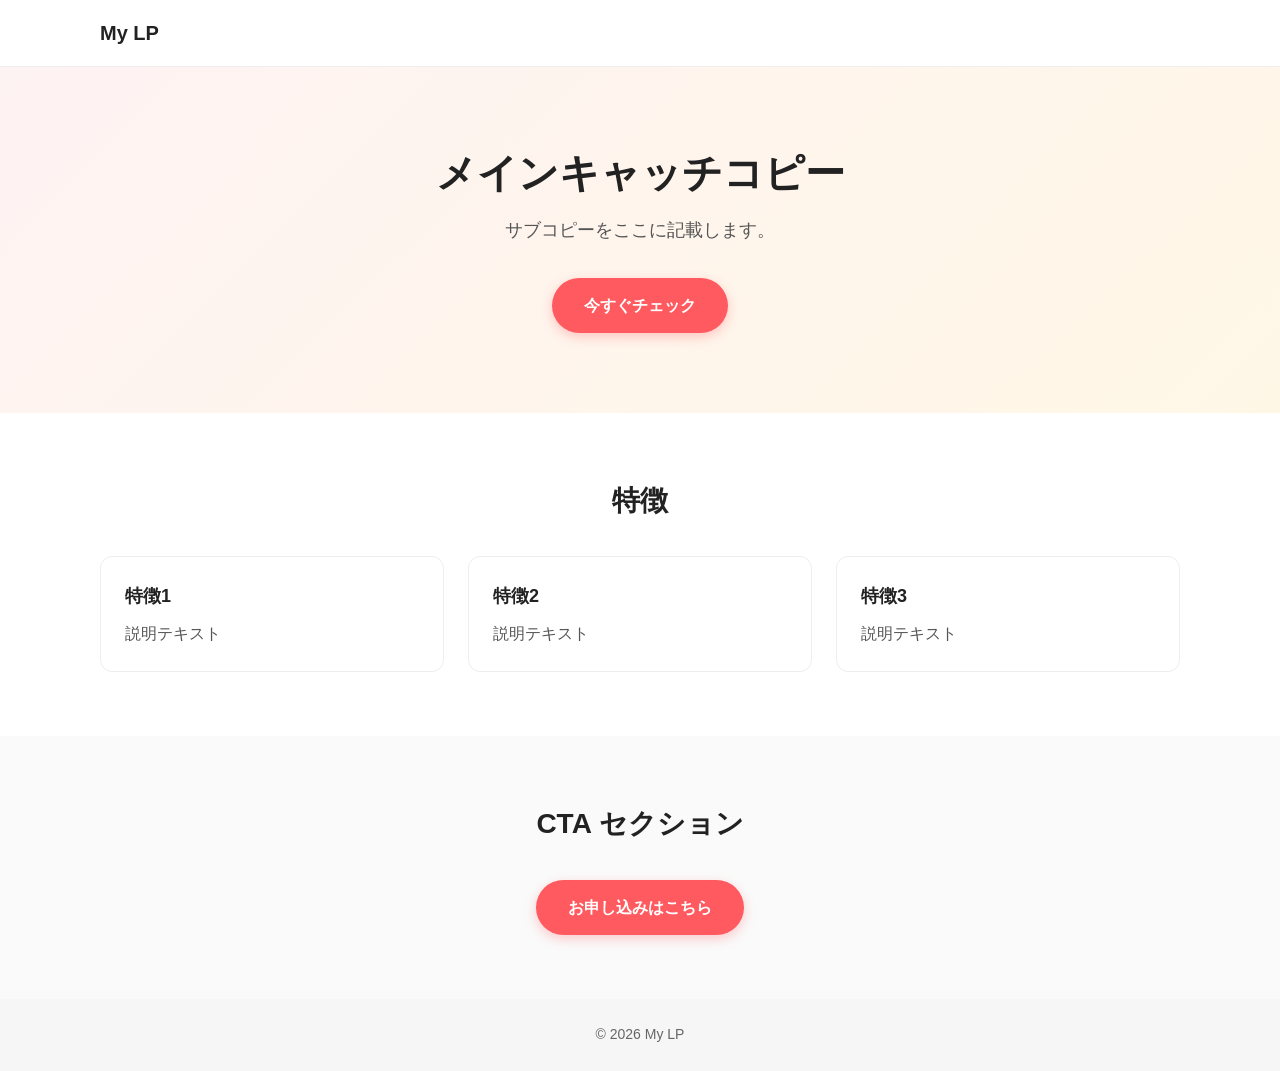
<file: index.html>
<!DOCTYPE html>
<html lang="ja">
<head>
  <meta charset="UTF-8">
  <meta name="viewport" content="width=device-width, initial-scale=1.0">
  <meta name="description" content="">
  <title>My LP</title>
  <link rel="stylesheet" href="./assets/css/style.css">
</head>
<body>
  <header class="site-header">
    <div class="container">
      <h1 class="site-title">My LP</h1>
    </div>
  </header>

  <main>
    <section class="hero">
      <div class="container">
        <h2 class="hero__title">メインキャッチコピー</h2>
        <p class="hero__lead">サブコピーをここに記載します。</p>
        <a href="#cta" class="btn btn--primary">今すぐチェック</a>
      </div>
    </section>

    <section class="features">
      <div class="container">
        <h2 class="section-title">特徴</h2>
        <div class="features__grid">
          <article class="feature">
            <h3 class="feature__title">特徴1</h3>
            <p class="feature__desc">説明テキスト</p>
          </article>
          <article class="feature">
            <h3 class="feature__title">特徴2</h3>
            <p class="feature__desc">説明テキスト</p>
          </article>
          <article class="feature">
            <h3 class="feature__title">特徴3</h3>
            <p class="feature__desc">説明テキスト</p>
          </article>
        </div>
      </div>
    </section>

    <section id="cta" class="cta">
      <div class="container">
        <h2 class="section-title">CTA セクション</h2>
        <a href="#" class="btn btn--primary">お申し込みはこちら</a>
      </div>
    </section>
  </main>

  <footer class="site-footer">
    <div class="container">
      <p class="site-footer__copy">&copy; 2026 My LP</p>
    </div>
  </footer>

  <script src="./assets/js/main.js" defer></script>
</body>
</html>
</file>
<file: assets/css/style.css>
/* ===========================
   Reset & Base
   =========================== */
*,
*::before,
*::after {
  box-sizing: border-box;
}

html {
  font-size: 16px;
  -webkit-text-size-adjust: 100%;
}

body {
  margin: 0;
  font-family: -apple-system, BlinkMacSystemFont, "Hiragino Sans", "Yu Gothic", sans-serif;
  line-height: 1.7;
  color: #222;
  background: #fff;
}

img {
  max-width: 100%;
  height: auto;
  display: block;
}

a {
  color: inherit;
  text-decoration: none;
}

/* ===========================
   Layout
   =========================== */
.container {
  width: min(100% - 32px, 1080px);
  margin-inline: auto;
}

/* ===========================
   Header / Footer
   =========================== */
.site-header {
  padding: 16px 0;
  border-bottom: 1px solid #eee;
}

.site-title {
  margin: 0;
  font-size: 1.25rem;
}

.site-footer {
  padding: 24px 0;
  background: #f6f6f6;
  text-align: center;
}

.site-footer__copy {
  margin: 0;
  font-size: 0.875rem;
  color: #666;
}

/* ===========================
   Hero
   =========================== */
.hero {
  padding: 80px 0;
  text-align: center;
  background: linear-gradient(135deg, #fef3f3, #fff7e6);
}

.hero__title {
  margin: 0 0 16px;
  font-size: clamp(1.75rem, 4vw, 2.5rem);
  line-height: 1.3;
}

.hero__lead {
  margin: 0 0 32px;
  font-size: 1.125rem;
  color: #555;
}

/* ===========================
   Features
   =========================== */
.features {
  padding: 64px 0;
}

.section-title {
  margin: 0 0 32px;
  font-size: 1.75rem;
  text-align: center;
}

.features__grid {
  display: grid;
  gap: 24px;
  grid-template-columns: repeat(auto-fit, minmax(240px, 1fr));
}

.feature {
  padding: 24px;
  border: 1px solid #eee;
  border-radius: 12px;
  background: #fff;
}

.feature__title {
  margin: 0 0 8px;
  font-size: 1.125rem;
}

.feature__desc {
  margin: 0;
  color: #555;
}

/* ===========================
   CTA
   =========================== */
.cta {
  padding: 64px 0;
  text-align: center;
  background: #fafafa;
}

/* ===========================
   Buttons
   =========================== */
.btn {
  display: inline-block;
  padding: 14px 32px;
  border-radius: 999px;
  font-weight: 600;
  transition: transform 0.15s ease, box-shadow 0.15s ease;
}

.btn--primary {
  background: #ff5a5f;
  color: #fff;
  box-shadow: 0 4px 12px rgba(255, 90, 95, 0.3);
}

.btn--primary:hover {
  transform: translateY(-2px);
  box-shadow: 0 6px 16px rgba(255, 90, 95, 0.4);
}
</file>
